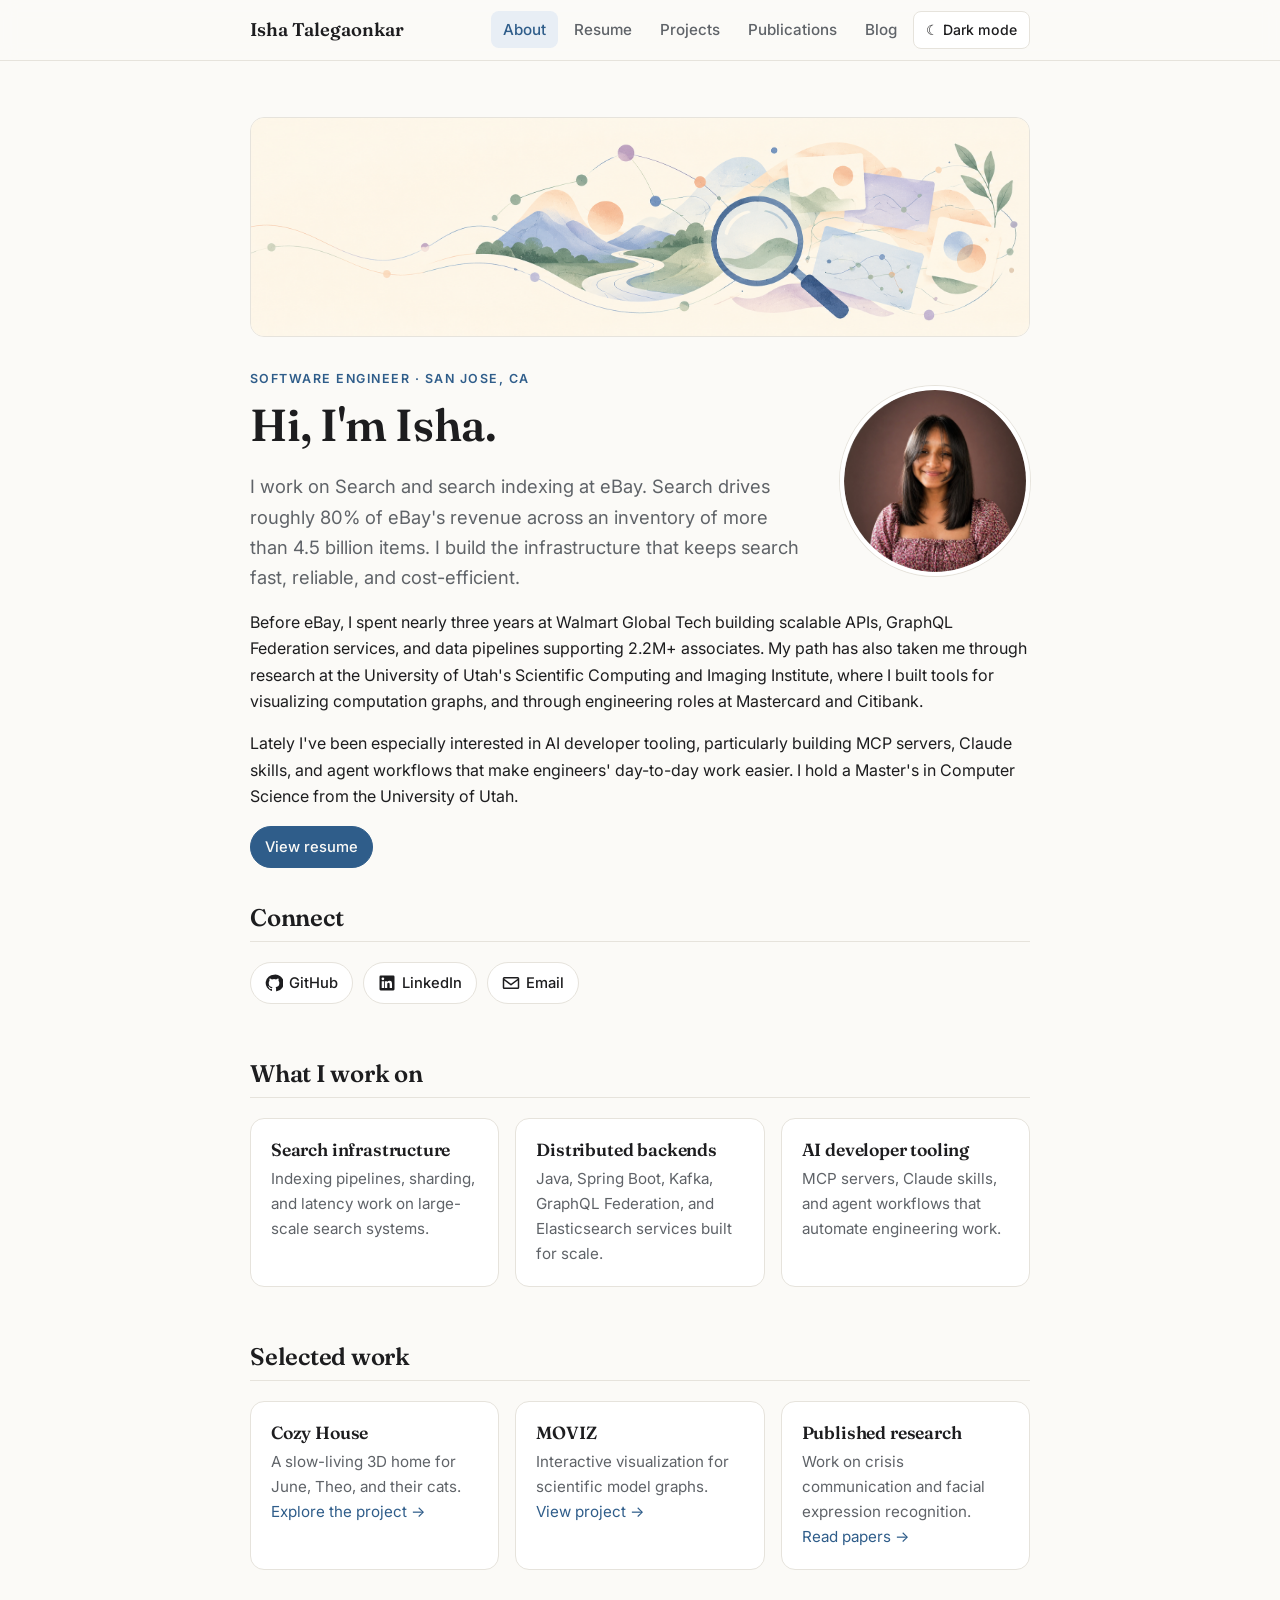
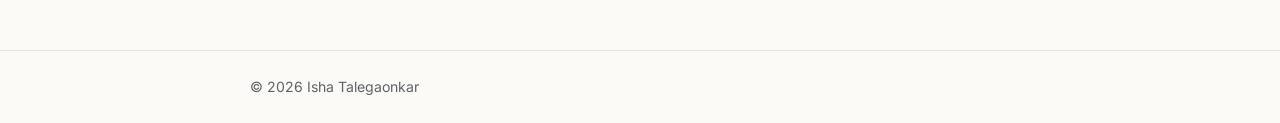
<file: index.html>
<!doctype html>
<html lang="en">
<head>
  <meta charset="utf-8">
  <meta name="viewport" content="width=device-width, initial-scale=1">
  <title>Isha Talegaonkar</title>
  <meta name="description" content="Isha Talegaonkar — Software Engineer working on search infrastructure, distributed systems, and AI developer tooling.">
  <link rel="preconnect" href="https://fonts.googleapis.com">
  <link rel="preconnect" href="https://fonts.gstatic.com" crossorigin>
  <link href="https://fonts.googleapis.com/css2?family=Fraunces:opsz,wght@9..144,600&family=Inter:wght@400;500;600&display=swap" rel="stylesheet">
  <script src="theme.js?v=1"></script>
  <link rel="stylesheet" href="style.css?v=11">
</head>
<body>
  <header class="site">
    <div class="container">
      <a class="brand" href="index.html">Isha Talegaonkar</a>
      <nav>
        <ul>
          <li><a class="active" href="index.html">About</a></li>
          <li><a href="resume.html">Resume</a></li>
          <li><a href="projects.html">Projects</a></li>
          <li><a href="publications.html">Publications</a></li>
          <li><a href="blog.html">Blog</a></li>
          <li><button class="theme-toggle" type="button" aria-label="Switch to dark mode" aria-pressed="false">☾ Dark mode</button></li>
        </ul>
      </nav>
    </div>
  </header>

  <main>
    <div class="container">
      <img class="header-art" src="assets/pastel-header.png" alt="Pastel illustration of connected paths, a landscape, and a magnifying glass" width="2159" height="728">
      <div class="intro-layout">
        <div class="hero">
          <span class="eyebrow">Software Engineer · San Jose, CA</span>
          <h1>Hi, I'm Isha.</h1>
          <p class="lede">
            I work on Search and search indexing at eBay. Search drives roughly 80% of eBay's revenue
            across an inventory of more than 4.5 billion items. I build the infrastructure that keeps
            search fast, reliable, and cost-efficient.
          </p>
        </div>
        <img class="profile-photo" src="assets/profile-photo.png" alt="Portrait of Isha Talegaonkar">
      </div>

      <p>
        Before eBay, I spent nearly three years at Walmart Global Tech building scalable APIs, GraphQL
        Federation services, and data pipelines supporting 2.2M+ associates. My path has also taken me
        through research at the University of Utah's Scientific Computing and Imaging Institute, where I
        built tools for visualizing computation graphs, and through engineering roles at Mastercard and Citibank.
      </p>
      <p>
        Lately I've been especially interested in AI developer tooling, particularly building MCP servers, Claude
        skills, and agent workflows that make engineers' day-to-day work easier. I hold a Master's in
        Computer Science from the University of Utah.
      </p>

      <p class="resume-link"><a class="btn primary" href="resume.html">View resume</a></p>

      <section class="social-section" aria-labelledby="connect-heading">
        <h2 id="connect-heading">Connect</h2>
        <ul class="links">
          <li><a class="btn" href="https://www.github.com/isha-talegaonkar" target="_blank" rel="noopener noreferrer">
            <svg class="social-icon" viewBox="0 0 24 24" aria-hidden="true" focusable="false"><path fill="currentColor" d="M12 .9a11.1 11.1 0 0 0-3.51 21.63c.55.1.76-.24.76-.54v-2.1c-3.09.67-3.74-1.31-3.74-1.31-.5-1.28-1.23-1.62-1.23-1.62-1.01-.69.08-.68.08-.68 1.12.08 1.71 1.15 1.71 1.15 1 .1.68 2.08 3.25 1.5.1-.72.39-1.21.71-1.49-2.47-.28-5.06-1.23-5.06-5.49 0-1.21.43-2.2 1.14-2.98-.11-.28-.5-1.41.11-2.94 0 0 .93-.3 3.05 1.14a10.6 10.6 0 0 1 5.55 0c2.12-1.44 3.05-1.14 3.05-1.14.61 1.53.22 2.66.11 2.94.71.78 1.14 1.77 1.14 2.98 0 4.27-2.6 5.2-5.08 5.48.4.35.75 1.02.75 2.06v3.06c0 .3.2.65.77.54A11.1 11.1 0 0 0 12 .9Z"/></svg>
            GitHub</a></li>
          <li><a class="btn" href="https://www.linkedin.com/in/isha-talegaonkar" target="_blank" rel="noopener noreferrer">
            <svg class="social-icon" viewBox="0 0 24 24" aria-hidden="true" focusable="false"><path fill="currentColor" d="M20.45 2H3.55A1.55 1.55 0 0 0 2 3.55v16.9A1.55 1.55 0 0 0 3.55 22h16.9A1.55 1.55 0 0 0 22 20.45V3.55A1.55 1.55 0 0 0 20.45 2ZM8.1 18.7H4.95V9.5H8.1v9.2ZM6.52 8.24a1.82 1.82 0 1 1 0-3.64 1.82 1.82 0 0 1 0 3.64ZM18.7 18.7h-3.15v-4.48c0-1.07-.02-2.45-1.49-2.45-1.49 0-1.72 1.17-1.72 2.37v4.56H9.2V9.5h3.02v1.26h.04a3.32 3.32 0 0 1 2.99-1.64c3.2 0 3.45 2.1 3.45 4.83v4.75Z"/></svg>
            LinkedIn</a></li>
          <li><a class="btn" href="mailto:talegaonkar.isha@gmail.com">
            <svg class="social-icon" viewBox="0 0 24 24" aria-hidden="true" focusable="false"><path fill="currentColor" d="M3 4h18a2 2 0 0 1 2 2v12a2 2 0 0 1-2 2H3a2 2 0 0 1-2-2V6a2 2 0 0 1 2-2Zm0 2v.3l9 6.75 9-6.75V6H3Zm18 2.8-8.4 6.3a1 1 0 0 1-1.2 0L3 8.8V18h18V8.8Z"/></svg>
            Email</a></li>
        </ul>
      </section>

      <h2>What I work on</h2>
      <div class="grid">
        <div class="card">
          <h3>Search infrastructure</h3>
          <p>Indexing pipelines, sharding, and latency work on large-scale search systems.</p>
        </div>
        <div class="card">
          <h3>Distributed backends</h3>
          <p>Java, Spring Boot, Kafka, GraphQL Federation, and Elasticsearch services built for scale.</p>
        </div>
        <div class="card">
          <h3>AI developer tooling</h3>
          <p>MCP servers, Claude skills, and agent workflows that automate engineering work.</p>
        </div>
      </div>

      <section aria-labelledby="selected-work-heading">
        <h2 id="selected-work-heading">Selected work</h2>
        <div class="grid">
          <div class="card">
            <h3>Cozy House</h3>
            <p>A slow-living 3D home for June, Theo, and their cats. <a href="projects.html#cozy-house">Explore the project →</a></p>
          </div>
          <div class="card">
            <h3>MOVIZ</h3>
            <p>Interactive visualization for scientific model graphs. <a href="projects.html#moviz">View project →</a></p>
          </div>
          <div class="card">
            <h3>Published research</h3>
            <p>Work on crisis communication and facial expression recognition. <a href="publications.html">Read papers →</a></p>
          </div>
        </div>
      </section>
    </div>
  </main>

  <footer class="site">
    <div class="container">© 2026 Isha Talegaonkar</div>
  </footer>
</body>
</html>
</file>
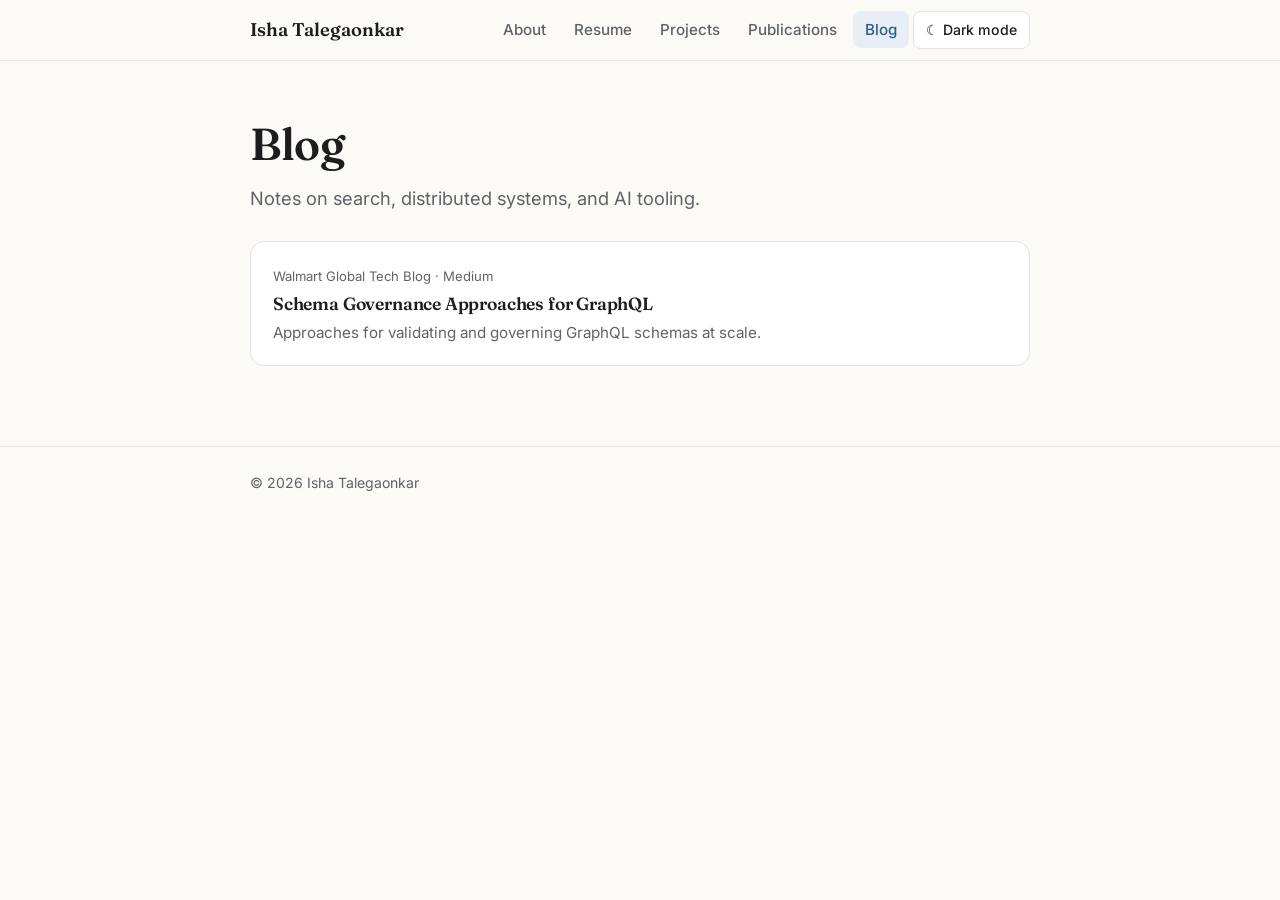
<file: blog.html>
<!doctype html>
<html lang="en">
<head>
  <meta charset="utf-8">
  <meta name="viewport" content="width=device-width, initial-scale=1">
  <title>Blog · Isha Talegaonkar</title>
  <link rel="preconnect" href="https://fonts.googleapis.com">
  <link rel="preconnect" href="https://fonts.gstatic.com" crossorigin>
  <link href="https://fonts.googleapis.com/css2?family=Fraunces:opsz,wght@9..144,600&family=Inter:wght@400;500;600&display=swap" rel="stylesheet">
  <script src="theme.js?v=1"></script>
  <link rel="stylesheet" href="style.css?v=11">
</head>
<body>
  <header class="site">
    <div class="container">
      <a class="brand" href="index.html">Isha Talegaonkar</a>
      <nav>
        <ul>
          <li><a href="index.html">About</a></li>
          <li><a href="resume.html">Resume</a></li>
          <li><a href="projects.html">Projects</a></li>
          <li><a href="publications.html">Publications</a></li>
          <li><a class="active" href="blog.html">Blog</a></li>
          <li><button class="theme-toggle" type="button" aria-label="Switch to dark mode" aria-pressed="false">☾ Dark mode</button></li>
        </ul>
      </nav>
    </div>
  </header>

  <main>
    <div class="container">
      <h1>Blog</h1>
      <p class="lede">Notes on search, distributed systems, and AI tooling.</p>

      <ul class="posts">
        <li>
          <a class="post" href="https://medium.com/walmartglobaltech/schema-governance-approaches-for-graphql-68eaf32a48c0" target="_blank" rel="noopener">
            <span class="post-meta">Walmart Global Tech Blog · Medium</span>
            <h3>Schema Governance Approaches for GraphQL</h3>
            <p>Approaches for validating and governing GraphQL schemas at scale.</p>
          </a>
        </li>
      </ul>
    </div>
  </main>

  <footer class="site">
    <div class="container">© 2026 Isha Talegaonkar</div>
  </footer>
</body>
</html>
</file>
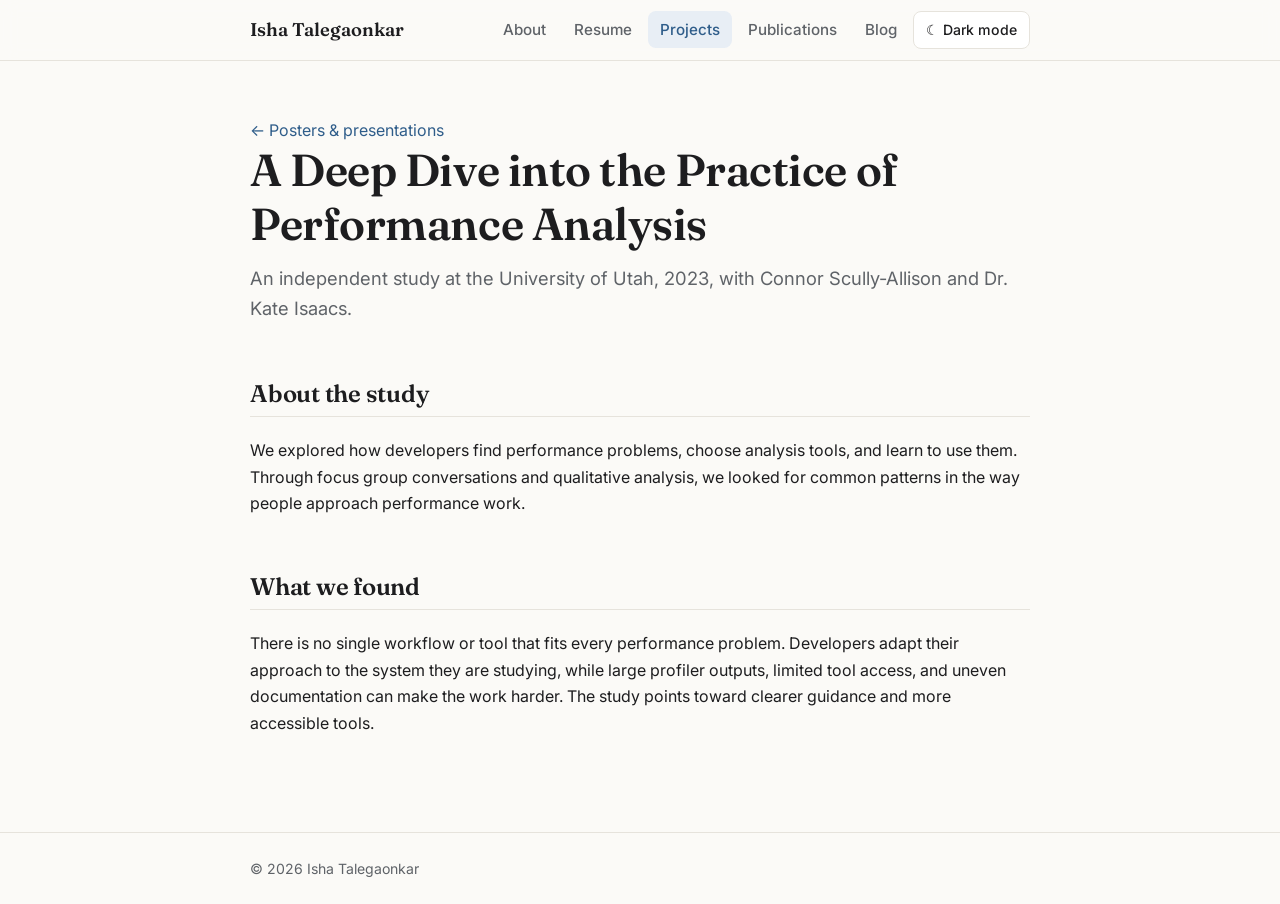
<file: performance-analysis.html>
<!doctype html>
<html lang="en">
<head>
  <meta charset="utf-8">
  <meta name="viewport" content="width=device-width, initial-scale=1">
  <title>Performance Analysis Study · Isha Talegaonkar</title>
  <meta name="description" content="An overview of Isha Talegaonkar's qualitative study of how developers practice performance analysis.">
  <link rel="preconnect" href="https://fonts.googleapis.com">
  <link rel="preconnect" href="https://fonts.gstatic.com" crossorigin>
  <link href="https://fonts.googleapis.com/css2?family=Fraunces:opsz,wght@9..144,600&family=Inter:wght@400;500;600&display=swap" rel="stylesheet">
  <script src="theme.js?v=1"></script>
  <link rel="stylesheet" href="style.css?v=11">
</head>
<body>
  <header class="site">
    <div class="container">
      <a class="brand" href="index.html">Isha Talegaonkar</a>
      <nav aria-label="Main navigation">
        <ul>
          <li><a href="index.html">About</a></li>
          <li><a href="resume.html">Resume</a></li>
          <li><a class="active" href="projects.html">Projects</a></li>
          <li><a href="publications.html">Publications</a></li>
          <li><a href="blog.html">Blog</a></li>
          <li><button class="theme-toggle" type="button" aria-label="Switch to dark mode" aria-pressed="false">☾ Dark mode</button></li>
        </ul>
      </nav>
    </div>
  </header>

  <main>
    <div class="container">
      <a href="publications.html#presentations">← Posters &amp; presentations</a>
      <h1>A Deep Dive into the Practice of Performance Analysis</h1>
      <p class="lede">An independent study at the University of Utah, 2023, with Connor Scully-Allison and Dr. Kate Isaacs.</p>

      <section aria-labelledby="about-heading">
        <h2 id="about-heading">About the study</h2>
        <p>We explored how developers find performance problems, choose analysis tools, and learn to use them. Through focus group conversations and qualitative analysis, we looked for common patterns in the way people approach performance work.</p>
      </section>

      <section aria-labelledby="findings-heading">
        <h2 id="findings-heading">What we found</h2>
        <p>There is no single workflow or tool that fits every performance problem. Developers adapt their approach to the system they are studying, while large profiler outputs, limited tool access, and uneven documentation can make the work harder. The study points toward clearer guidance and more accessible tools.</p>
      </section>
    </div>
  </main>

  <footer class="site"><div class="container">© 2026 Isha Talegaonkar</div></footer>
</body>
</html>
</file>
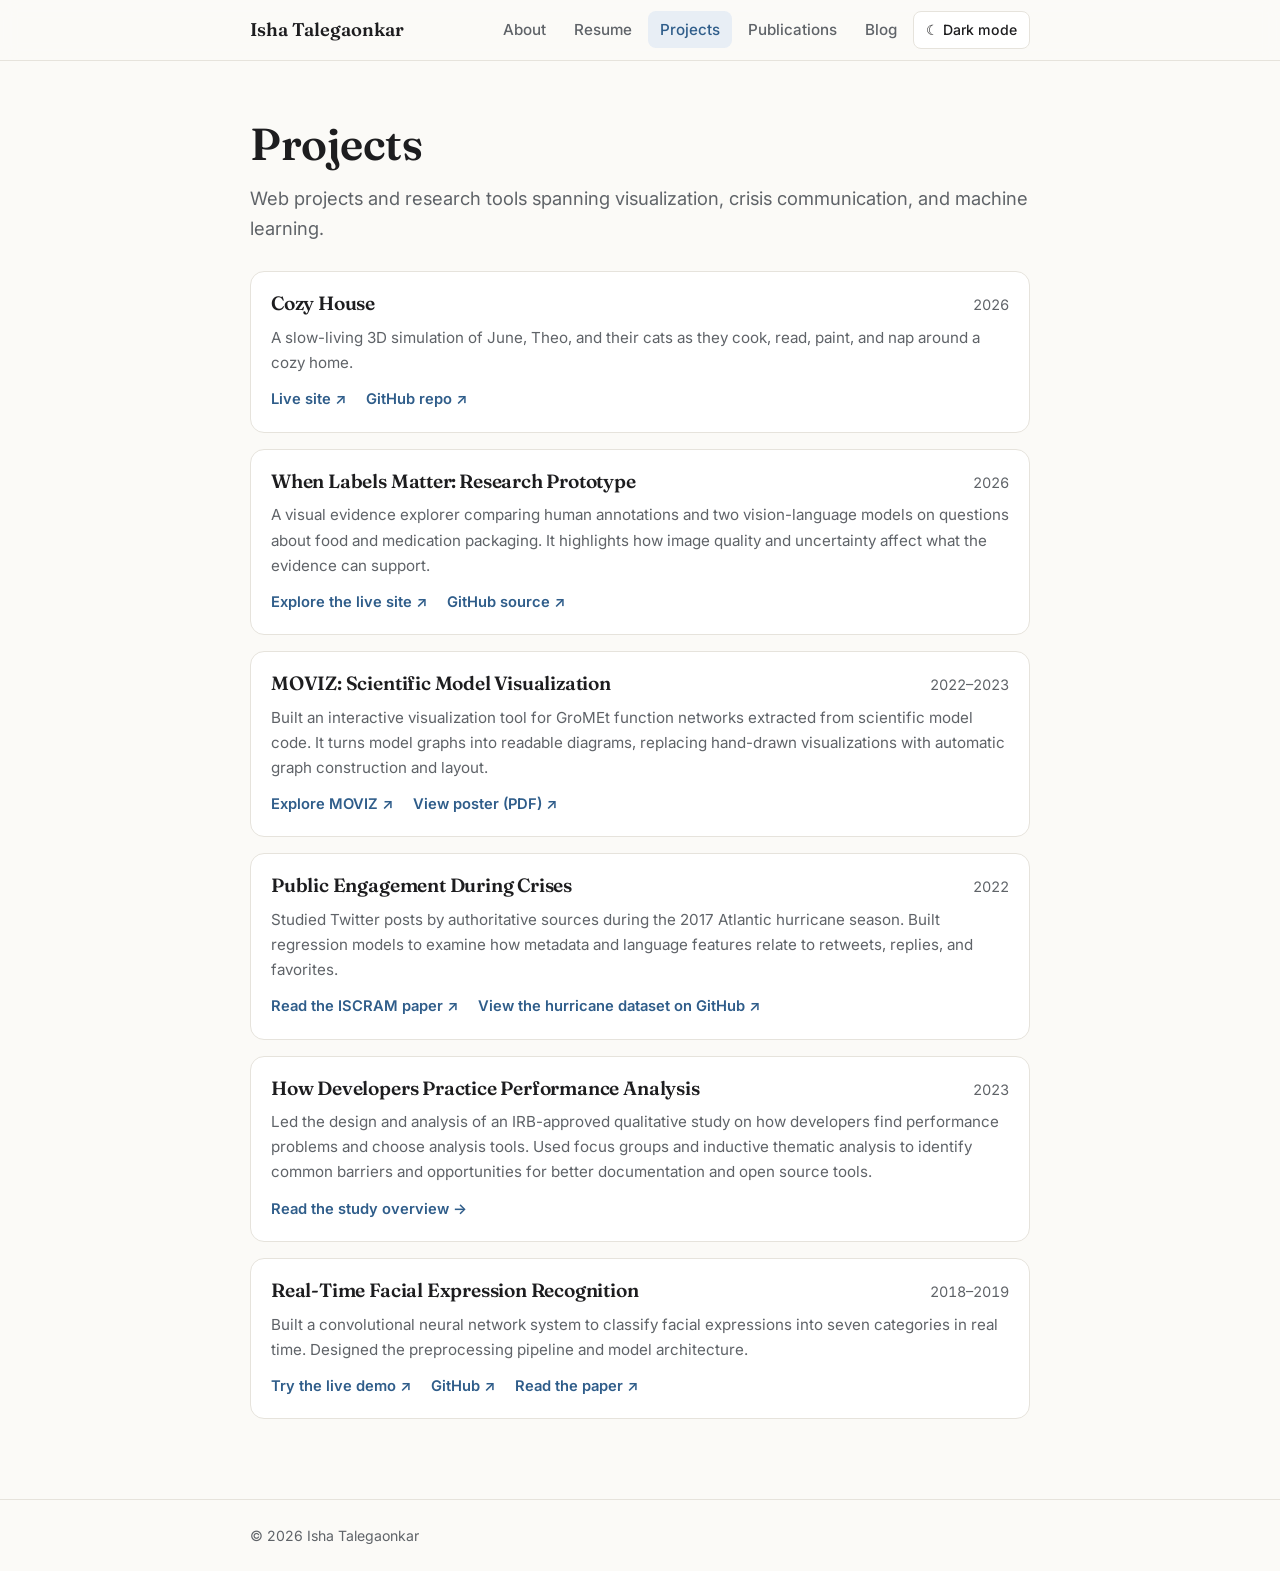
<file: projects.html>
<!doctype html>
<html lang="en">
<head>
  <meta charset="utf-8">
  <meta name="viewport" content="width=device-width, initial-scale=1">
  <title>Projects · Isha Talegaonkar</title>
  <meta name="description" content="Projects by Isha Talegaonkar in web development, scientific visualization, crisis informatics, and machine learning.">
  <link rel="preconnect" href="https://fonts.googleapis.com">
  <link rel="preconnect" href="https://fonts.gstatic.com" crossorigin>
  <link href="https://fonts.googleapis.com/css2?family=Fraunces:opsz,wght@9..144,600&family=Inter:wght@400;500;600&display=swap" rel="stylesheet">
  <script src="theme.js?v=1"></script>
  <link rel="stylesheet" href="style.css?v=11">
</head>
<body>
  <header class="site">
    <div class="container">
      <a class="brand" href="index.html">Isha Talegaonkar</a>
      <nav aria-label="Main navigation">
        <ul>
          <li><a href="index.html">About</a></li>
          <li><a href="resume.html">Resume</a></li>
          <li><a class="active" aria-current="page" href="projects.html">Projects</a></li>
          <li><a href="publications.html">Publications</a></li>
          <li><a href="blog.html">Blog</a></li>
          <li><button class="theme-toggle" type="button" aria-label="Switch to dark mode" aria-pressed="false">☾ Dark mode</button></li>
        </ul>
      </nav>
    </div>
  </header>

  <main>
    <div class="container">
      <h1>Projects</h1>
      <p class="lede">Web projects and research tools spanning visualization, crisis communication, and machine learning.</p>

      <div class="project-list">
        <article class="card project" id="cozy-house">
          <div class="project-head"><h2>Cozy House</h2><span class="date">2026</span></div>
          <p>A slow-living 3D simulation of June, Theo, and their cats as they cook, read, paint, and nap around a cozy home.</p>
          <div class="project-links">
            <a href="https://isha-talegaonkar.github.io/cozy-house/" target="_blank" rel="noopener noreferrer">Live site ↗</a>
            <a href="https://github.com/isha-talegaonkar/cozy-house" target="_blank" rel="noopener noreferrer">GitHub repo ↗</a>
          </div>
        </article>

        <article class="card project" id="when-labels-matter">
          <div class="project-head"><h2>When Labels Matter: Research Prototype</h2><span class="date">2026</span></div>
          <p>A visual evidence explorer comparing human annotations and two vision-language models on questions about food and medication packaging. It highlights how image quality and uncertainty affect what the evidence can support.</p>
          <div class="project-links">
            <a href="https://isha-talegaonkar.github.io/when-labels-matter-site/#story" target="_blank" rel="noopener noreferrer">Explore the live site ↗</a>
            <a href="https://github.com/isha-talegaonkar/when-labels-matter-site" target="_blank" rel="noopener noreferrer">GitHub source ↗</a>
          </div>
        </article>

        <article class="card project" id="moviz">
          <div class="project-head"><h2>MOVIZ: Scientific Model Visualization</h2><span class="date">2022–2023</span></div>
          <p>Built an interactive visualization tool for GroMEt function networks extracted from scientific model code. It turns model graphs into readable diagrams, replacing hand-drawn visualizations with automatic graph construction and layout.</p>
          <div class="project-links">
            <a href="https://ml4ai.github.io/moviz-client/" target="_blank" rel="noopener noreferrer">Explore MOVIZ ↗</a>
            <a href="assets/moviz-poster.pdf" target="_blank" rel="noopener noreferrer">View poster (PDF) ↗</a>
          </div>
        </article>

        <article class="card project" id="crisis-engagement">
          <div class="project-head"><h2>Public Engagement During Crises</h2><span class="date">2022</span></div>
          <p>Studied Twitter posts by authoritative sources during the 2017 Atlantic hurricane season. Built regression models to examine how metadata and language features relate to retweets, replies, and favorites.</p>
          <div class="project-links">
            <a href="https://idl.iscram.org/files/nurollahian/2023/2540_Nurollahian_etal2023.pdf" target="_blank" rel="noopener noreferrer">Read the ISCRAM paper ↗</a>
            <a href="https://github.com/isha-talegaonkar/hurricane-dataset" target="_blank" rel="noopener noreferrer">View the hurricane dataset on GitHub ↗</a>
          </div>
        </article>

        <article class="card project" id="performance-analysis">
          <div class="project-head"><h2>How Developers Practice Performance Analysis</h2><span class="date">2023</span></div>
          <p>Led the design and analysis of an IRB-approved qualitative study on how developers find performance problems and choose analysis tools. Used focus groups and inductive thematic analysis to identify common barriers and opportunities for better documentation and open source tools.</p>
          <div class="project-links"><a href="performance-analysis.html">Read the study overview →</a></div>
        </article>

        <article class="card project" id="facial-expression-recognition">
          <div class="project-head"><h2>Real-Time Facial Expression Recognition</h2><span class="date">2018–2019</span></div>
          <p>Built a convolutional neural network system to classify facial expressions into seven categories in real time. Designed the preprocessing pipeline and model architecture.</p>
          <div class="project-links"><a href="https://isha-talegaonkar.github.io/facial-expression-recognition/" target="_blank" rel="noopener noreferrer">Try the live demo ↗</a><a href="https://github.com/isha-talegaonkar/facial-expression-recognition" target="_blank" rel="noopener noreferrer">GitHub ↗</a><a href="https://papers.ssrn.com/sol3/papers.cfm?abstract_id=3421486" target="_blank" rel="noopener noreferrer">Read the paper ↗</a></div>
        </article>
      </div>
    </div>
  </main>

  <footer class="site"><div class="container">© 2026 Isha Talegaonkar</div></footer>
</body>
</html>
</file>
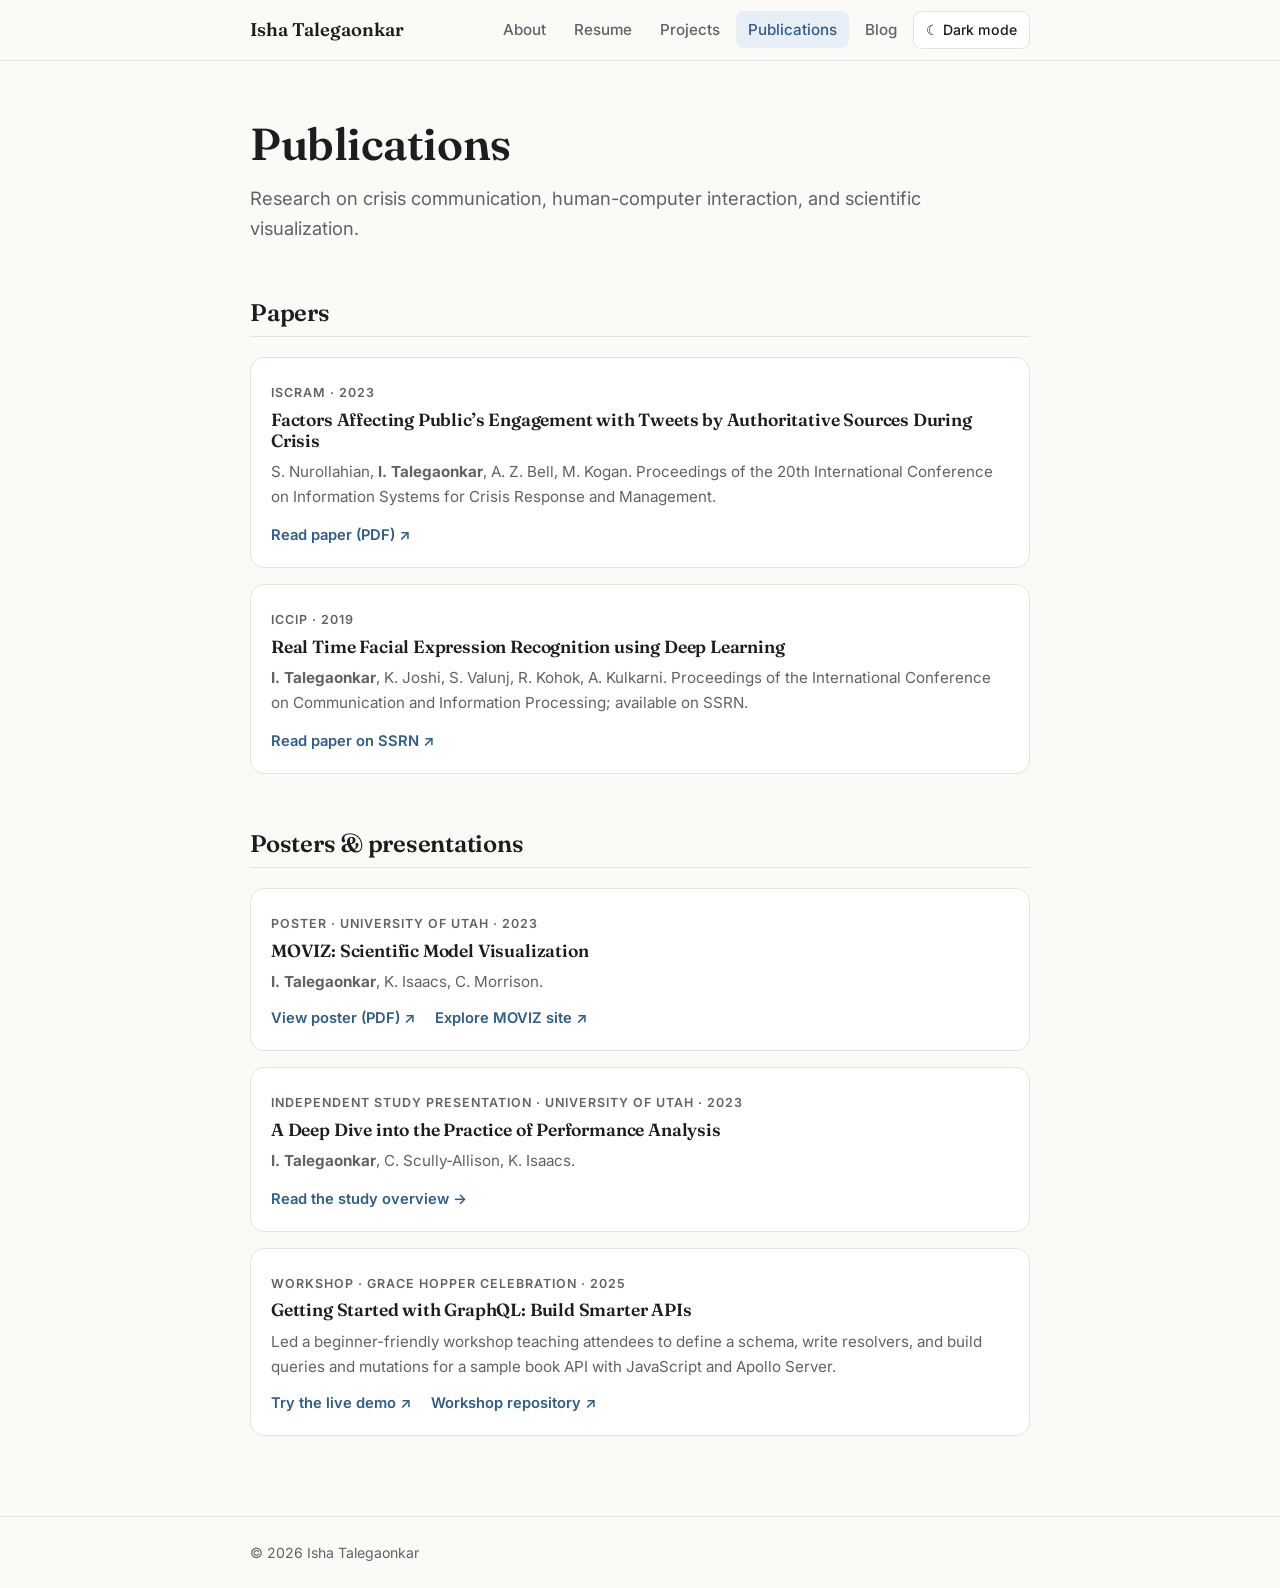
<file: publications.html>
<!doctype html>
<html lang="en">
<head>
  <meta charset="utf-8">
  <meta name="viewport" content="width=device-width, initial-scale=1">
  <title>Publications · Isha Talegaonkar</title>
  <meta name="description" content="Research publications, posters, and presentations by Isha Talegaonkar.">
  <link rel="preconnect" href="https://fonts.googleapis.com">
  <link rel="preconnect" href="https://fonts.gstatic.com" crossorigin>
  <link href="https://fonts.googleapis.com/css2?family=Fraunces:opsz,wght@9..144,600&family=Inter:wght@400;500;600&display=swap" rel="stylesheet">
  <script src="theme.js?v=1"></script>
  <link rel="stylesheet" href="style.css?v=11">
</head>
<body>
  <header class="site">
    <div class="container">
      <a class="brand" href="index.html">Isha Talegaonkar</a>
      <nav aria-label="Main navigation">
        <ul>
          <li><a href="index.html">About</a></li>
          <li><a href="resume.html">Resume</a></li>
          <li><a href="projects.html">Projects</a></li>
          <li><a class="active" aria-current="page" href="publications.html">Publications</a></li>
          <li><a href="blog.html">Blog</a></li>
          <li><button class="theme-toggle" type="button" aria-label="Switch to dark mode" aria-pressed="false">☾ Dark mode</button></li>
        </ul>
      </nav>
    </div>
  </header>

  <main>
    <div class="container">
      <h1>Publications</h1>
      <p class="lede">Research on crisis communication, human-computer interaction, and scientific visualization.</p>

      <section aria-labelledby="papers-heading">
        <h2 id="papers-heading">Papers</h2>
        <ol class="publication-list">
          <li class="card publication">
            <span class="publication-meta">ISCRAM · 2023</span>
            <h3>Factors Affecting Public’s Engagement with Tweets by Authoritative Sources During Crisis</h3>
            <p>S. Nurollahian, <strong>I. Talegaonkar</strong>, A. Z. Bell, M. Kogan. Proceedings of the 20th International Conference on Information Systems for Crisis Response and Management.</p>
            <a href="https://idl.iscram.org/files/nurollahian/2023/2540_Nurollahian_etal2023.pdf" target="_blank" rel="noopener noreferrer">Read paper (PDF) ↗</a>
          </li>
          <li class="card publication">
            <span class="publication-meta">ICCIP · 2019</span>
            <h3>Real Time Facial Expression Recognition using Deep Learning</h3>
            <p><strong>I. Talegaonkar</strong>, K. Joshi, S. Valunj, R. Kohok, A. Kulkarni. Proceedings of the International Conference on Communication and Information Processing; available on SSRN.</p>
            <a href="https://papers.ssrn.com/sol3/papers.cfm?abstract_id=3421486" target="_blank" rel="noopener noreferrer">Read paper on SSRN ↗</a>
          </li>
        </ol>
      </section>

      <section id="presentations" aria-labelledby="presentations-heading">
        <h2 id="presentations-heading">Posters &amp; presentations</h2>
        <ul class="publication-list">
          <li class="card publication">
            <span class="publication-meta">Poster · University of Utah · 2023</span>
            <h3>MOVIZ: Scientific Model Visualization</h3>
            <p><strong>I. Talegaonkar</strong>, K. Isaacs, C. Morrison.</p>
            <div class="project-links">
              <a href="assets/moviz-poster.pdf" target="_blank" rel="noopener noreferrer">View poster (PDF) ↗</a>
              <a href="https://ml4ai.github.io/moviz-client/" target="_blank" rel="noopener noreferrer">Explore MOVIZ site ↗</a>
            </div>
          </li>
          <li class="card publication">
            <span class="publication-meta">Independent study presentation · University of Utah · 2023</span>
            <h3>A Deep Dive into the Practice of Performance Analysis</h3>
            <p><strong>I. Talegaonkar</strong>, C. Scully-Allison, K. Isaacs.</p>
            <a href="performance-analysis.html">Read the study overview →</a>
          </li>
          <li class="card publication">
            <span class="publication-meta">Workshop · Grace Hopper Celebration · 2025</span>
            <h3>Getting Started with GraphQL: Build Smarter APIs</h3>
            <p>Led a beginner-friendly workshop teaching attendees to define a schema, write resolvers, and build queries and mutations for a sample book API with JavaScript and Apollo Server.</p>
            <div class="project-links"><a href="https://isha-talegaonkar.github.io/graphql-workshop/" target="_blank" rel="noopener noreferrer">Try the live demo ↗</a><a href="https://github.com/isha-talegaonkar/graphql-workshop" target="_blank" rel="noopener noreferrer">Workshop repository ↗</a></div>
          </li>
        </ul>
      </section>
    </div>
  </main>

  <footer class="site"><div class="container">© 2026 Isha Talegaonkar</div></footer>
</body>
</html>
</file>
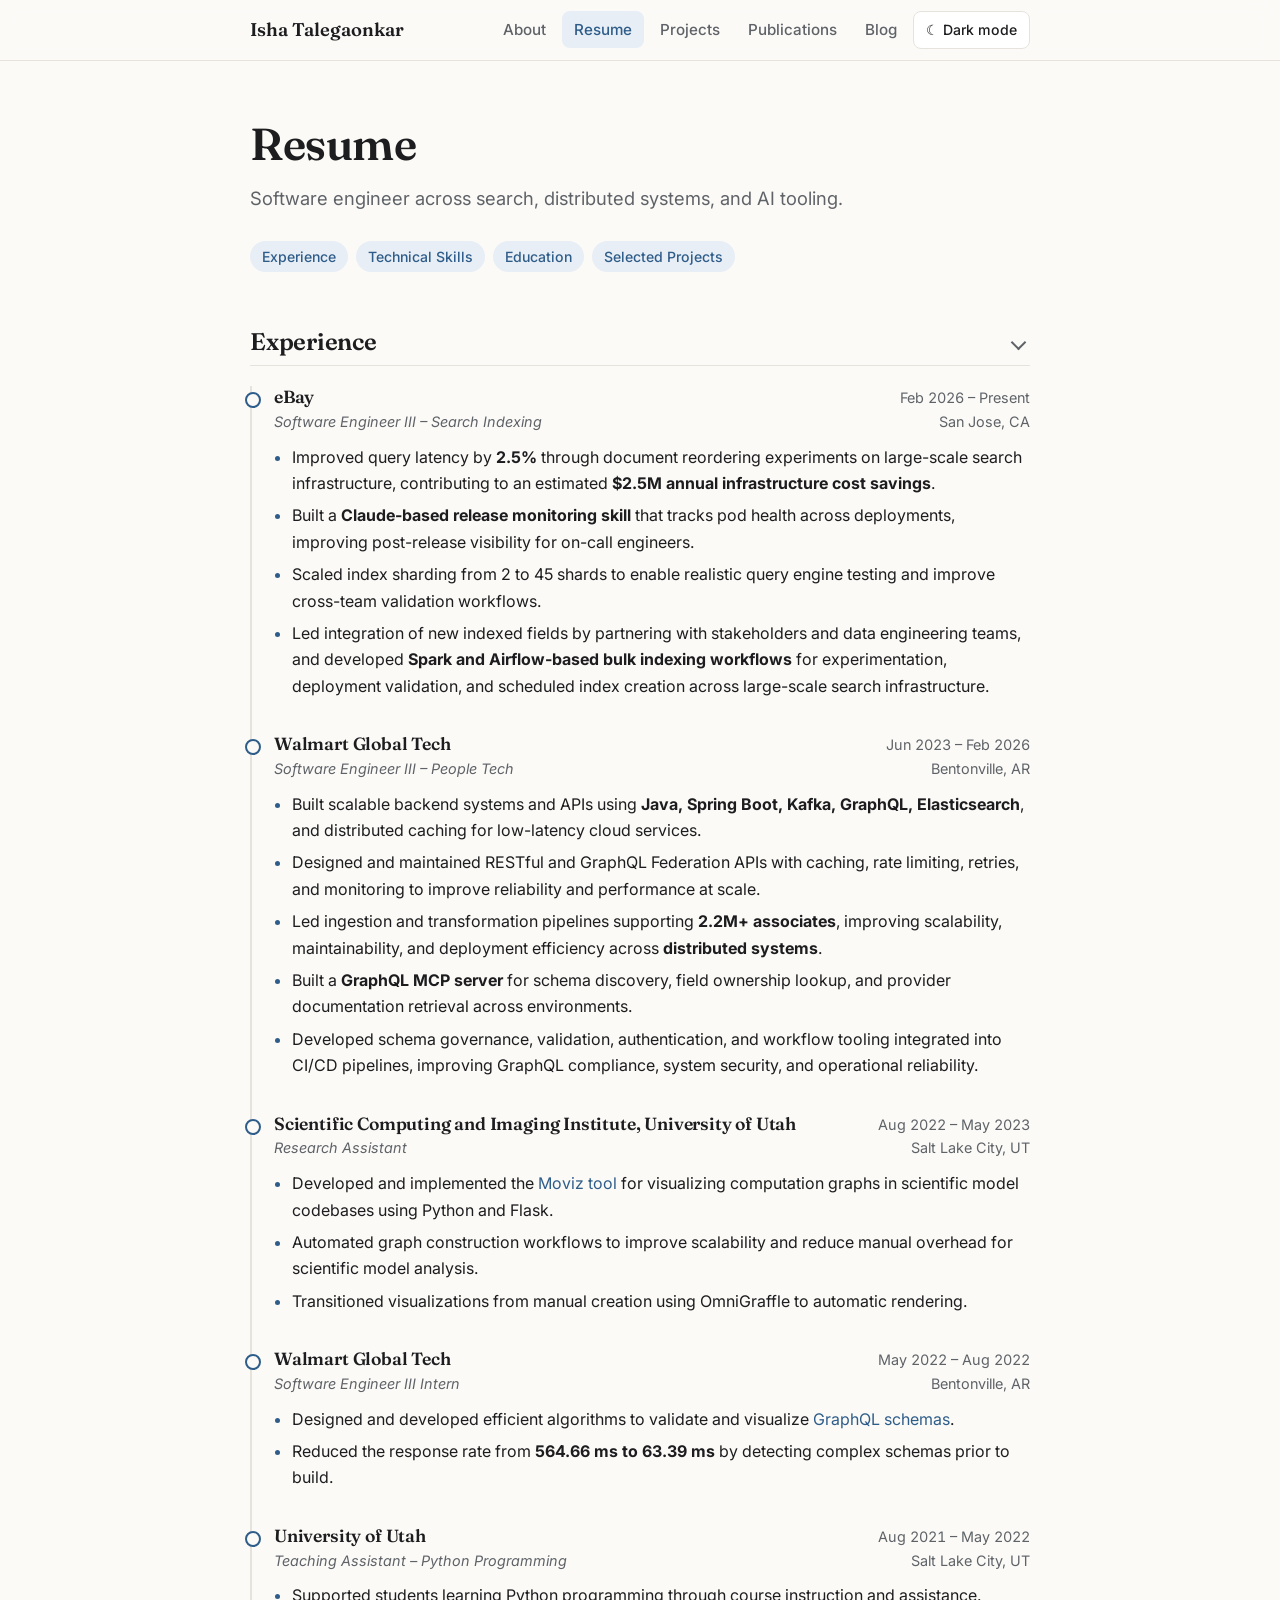
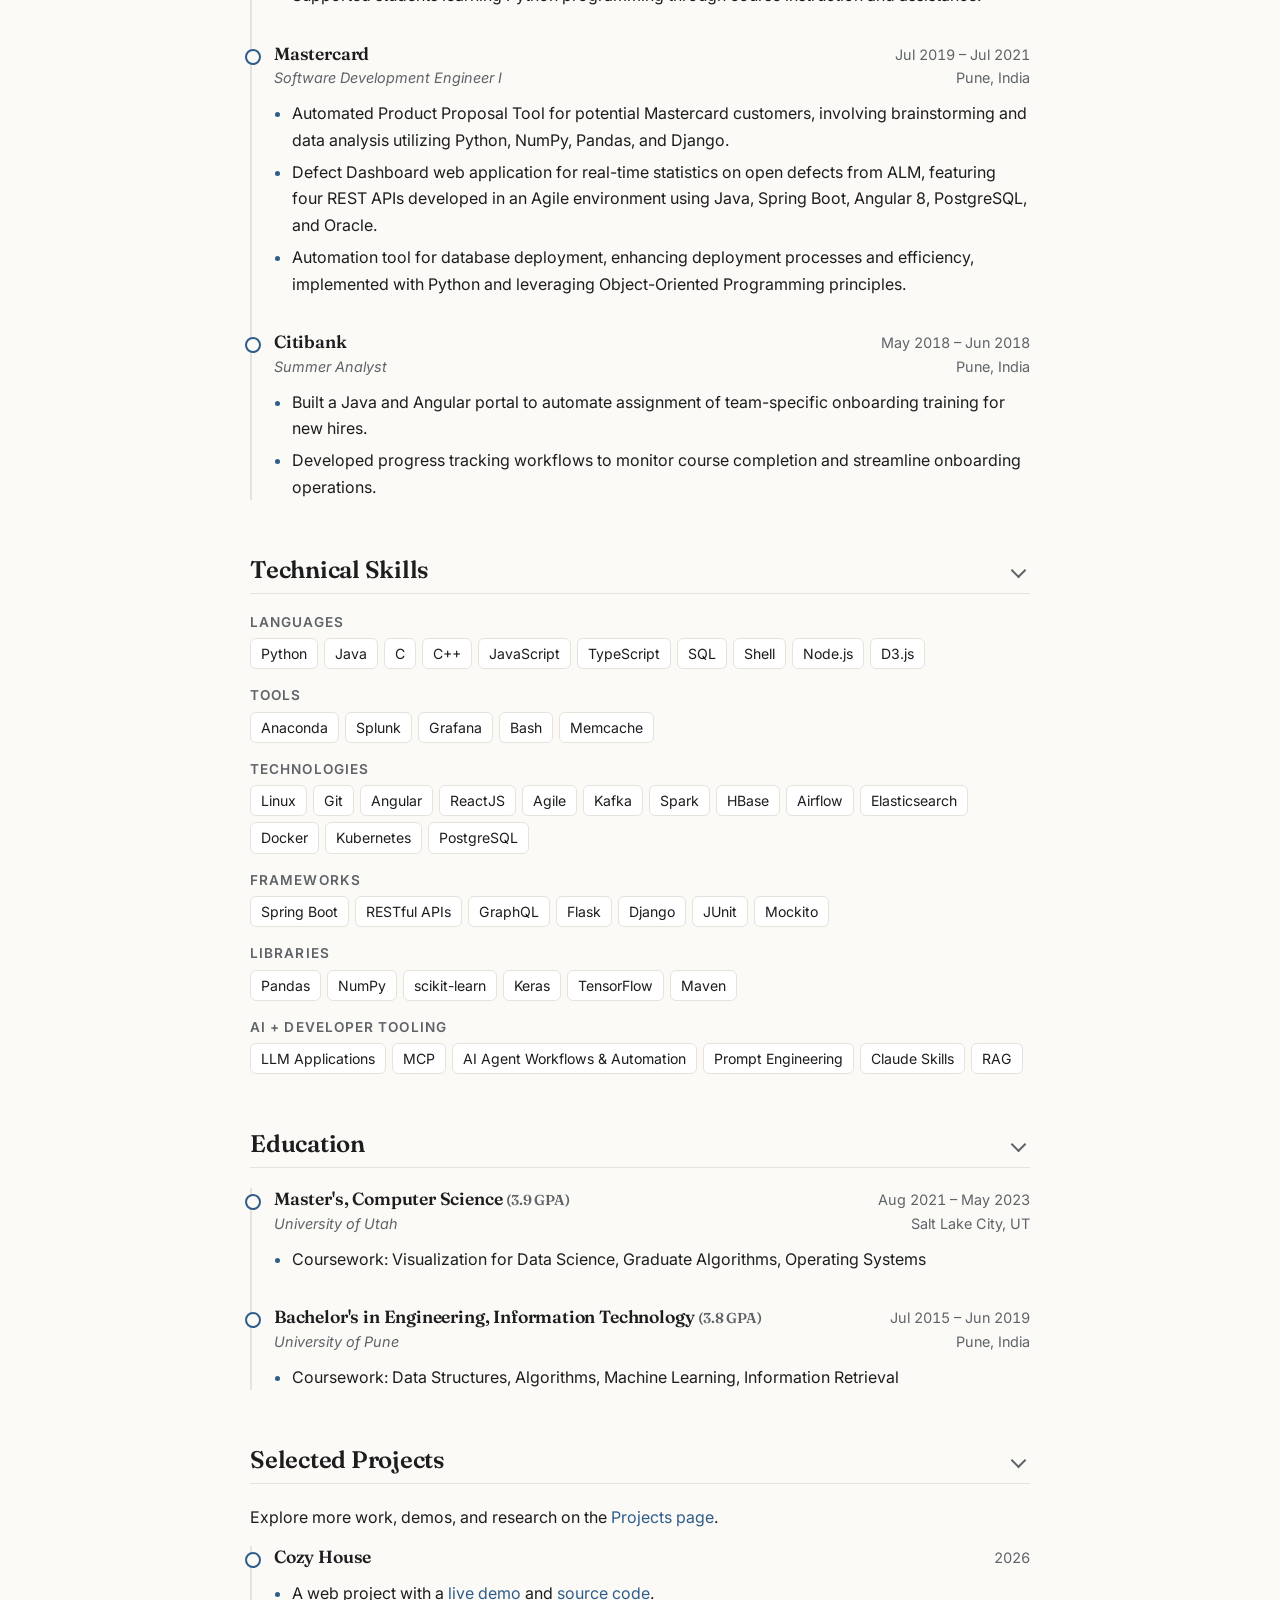
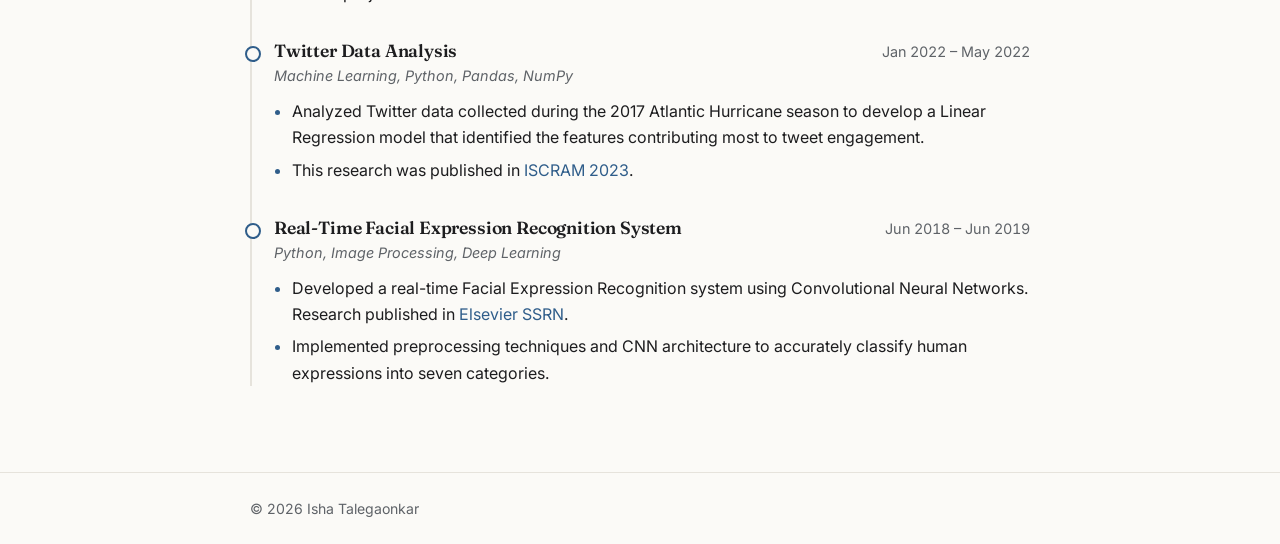
<file: resume.html>
<!doctype html>
<html lang="en">
<head>
  <meta charset="utf-8">
  <meta name="viewport" content="width=device-width, initial-scale=1">
  <title>Resume · Isha Talegaonkar</title>
  <link rel="preconnect" href="https://fonts.googleapis.com">
  <link rel="preconnect" href="https://fonts.gstatic.com" crossorigin>
  <link href="https://fonts.googleapis.com/css2?family=Fraunces:opsz,wght@9..144,600&family=Inter:wght@400;500;600&display=swap" rel="stylesheet">
  <script src="theme.js?v=1"></script>
  <link rel="stylesheet" href="style.css?v=11">
</head>
<body>
  <header class="site">
    <div class="container">
      <a class="brand" href="index.html">Isha Talegaonkar</a>
      <nav>
        <ul>
          <li><a href="index.html">About</a></li>
          <li><a class="active" href="resume.html">Resume</a></li>
          <li><a href="projects.html">Projects</a></li>
          <li><a href="publications.html">Publications</a></li>
          <li><a href="blog.html">Blog</a></li>
          <li><button class="theme-toggle" type="button" aria-label="Switch to dark mode" aria-pressed="false">☾ Dark mode</button></li>
        </ul>
      </nav>
    </div>
  </header>

  <main>
    <div class="container">
      <h1>Resume</h1>
      <p class="lede">Software engineer across search, distributed systems, and AI tooling.</p>

      <ul class="toc">
        <li><a href="#experience">Experience</a></li>
        <li><a href="#skills">Technical Skills</a></li>
        <li><a href="#education">Education</a></li>
        <li><a href="#projects">Selected Projects</a></li>
      </ul>

      <!-- ================= Experience ================= -->
      <details class="section" id="experience" open>
        <summary><h2>Experience</h2></summary>

        <div class="entry">
          <div class="entry-head">
            <h3>eBay</h3>
            <span class="date">Feb 2026 – Present</span>
          </div>
          <div class="entry-head meta">
            <span class="role">Software Engineer III – Search Indexing</span>
            <span>San Jose, CA</span>
          </div>
          <ul>
            <li>Improved query latency by <strong>2.5%</strong> through document reordering experiments on large-scale search infrastructure, contributing to an estimated <strong>$2.5M annual infrastructure cost savings</strong>.</li>
            <li>Built a <strong>Claude-based release monitoring skill</strong> that tracks pod health across deployments, improving post-release visibility for on-call engineers.</li>
            <li>Scaled index sharding from 2 to 45 shards to enable realistic query engine testing and improve cross-team validation workflows.</li>
            <li>Led integration of new indexed fields by partnering with stakeholders and data engineering teams, and developed <strong>Spark and Airflow-based bulk indexing workflows</strong> for experimentation, deployment validation, and scheduled index creation across large-scale search infrastructure.</li>
          </ul>
        </div>

        <div class="entry">
          <div class="entry-head">
            <h3>Walmart Global Tech</h3>
            <span class="date">Jun 2023 – Feb 2026</span>
          </div>
          <div class="entry-head meta">
            <span class="role">Software Engineer III – People Tech</span>
            <span>Bentonville, AR</span>
          </div>
          <ul>
            <li>Built scalable backend systems and APIs using <strong>Java, Spring Boot, Kafka, GraphQL, Elasticsearch</strong>, and distributed caching for low-latency cloud services.</li>
            <li>Designed and maintained RESTful and GraphQL Federation APIs with caching, rate limiting, retries, and monitoring to improve reliability and performance at scale.</li>
            <li>Led ingestion and transformation pipelines supporting <strong>2.2M+ associates</strong>, improving scalability, maintainability, and deployment efficiency across <strong>distributed systems</strong>.</li>
            <li>Built a <strong>GraphQL MCP server</strong> for schema discovery, field ownership lookup, and provider documentation retrieval across environments.</li>
            <li>Developed schema governance, validation, authentication, and workflow tooling integrated into CI/CD pipelines, improving GraphQL compliance, system security, and operational reliability.</li>
          </ul>
        </div>

        <div class="entry">
          <div class="entry-head">
            <h3>Scientific Computing and Imaging Institute, University of Utah</h3>
            <span class="date">Aug 2022 – May 2023</span>
          </div>
          <div class="entry-head meta">
            <span class="role">Research Assistant</span>
            <span>Salt Lake City, UT</span>
          </div>
          <ul>
            <li>Developed and implemented the <a href="https://ml4ai.github.io/moviz-client/" target="_blank" rel="noopener">Moviz tool</a> for visualizing computation graphs in scientific model codebases using Python and Flask.</li>
            <li>Automated graph construction workflows to improve scalability and reduce manual overhead for scientific model analysis.</li>
            <li>Transitioned visualizations from manual creation using OmniGraffle to automatic rendering.</li>
          </ul>
        </div>

        <div class="entry">
          <div class="entry-head">
            <h3>Walmart Global Tech</h3>
            <span class="date">May 2022 – Aug 2022</span>
          </div>
          <div class="entry-head meta">
            <span class="role">Software Engineer III Intern</span>
            <span>Bentonville, AR</span>
          </div>
          <ul>
            <li>Designed and developed efficient algorithms to validate and visualize <a href="https://medium.com/walmartglobaltech/schema-governance-approaches-for-graphql-68eaf32a48c0" target="_blank" rel="noopener">GraphQL schemas</a>.</li>
            <li>Reduced the response rate from <strong>564.66 ms to 63.39 ms</strong> by detecting complex schemas prior to build.</li>
          </ul>
        </div>

        <div class="entry">
          <div class="entry-head">
            <h3>University of Utah</h3>
            <span class="date">Aug 2021 – May 2022</span>
          </div>
          <div class="entry-head meta">
            <span class="role">Teaching Assistant – Python Programming</span>
            <span>Salt Lake City, UT</span>
          </div>
          <ul>
            <li>Supported students learning Python programming through course instruction and assistance.</li>
          </ul>
        </div>

        <div class="entry">
          <div class="entry-head">
            <h3>Mastercard</h3>
            <span class="date">Jul 2019 – Jul 2021</span>
          </div>
          <div class="entry-head meta">
            <span class="role">Software Development Engineer I</span>
            <span>Pune, India</span>
          </div>
          <ul>
            <li>Automated Product Proposal Tool for potential Mastercard customers, involving brainstorming and data analysis utilizing Python, NumPy, Pandas, and Django.</li>
            <li>Defect Dashboard web application for real-time statistics on open defects from ALM, featuring four REST APIs developed in an Agile environment using Java, Spring Boot, Angular 8, PostgreSQL, and Oracle.</li>
            <li>Automation tool for database deployment, enhancing deployment processes and efficiency, implemented with Python and leveraging Object-Oriented Programming principles.</li>
          </ul>
        </div>

        <div class="entry">
          <div class="entry-head">
            <h3>Citibank</h3>
            <span class="date">May 2018 – Jun 2018</span>
          </div>
          <div class="entry-head meta">
            <span class="role">Summer Analyst</span>
            <span>Pune, India</span>
          </div>
          <ul>
            <li>Built a Java and Angular portal to automate assignment of team-specific onboarding training for new hires.</li>
            <li>Developed progress tracking workflows to monitor course completion and streamline onboarding operations.</li>
          </ul>
        </div>
      </details>

      <!-- ================= Skills ================= -->
      <details class="section" id="skills" open>
        <summary><h2>Technical Skills</h2></summary>
        <div class="skills">
          <div>
            <h3>Languages</h3>
            <ul class="tags">
              <li>Python</li><li>Java</li><li>C</li><li>C++</li><li>JavaScript</li><li>TypeScript</li><li>SQL</li><li>Shell</li><li>Node.js</li><li>D3.js</li>
            </ul>
          </div>
          <div>
            <h3>Tools</h3>
            <ul class="tags">
              <li>Anaconda</li><li>Splunk</li><li>Grafana</li><li>Bash</li><li>Memcache</li>
            </ul>
          </div>
          <div>
            <h3>Technologies</h3>
            <ul class="tags">
              <li>Linux</li><li>Git</li><li>Angular</li><li>ReactJS</li><li>Agile</li><li>Kafka</li><li>Spark</li><li>HBase</li><li>Airflow</li><li>Elasticsearch</li><li>Docker</li><li>Kubernetes</li><li>PostgreSQL</li>
            </ul>
          </div>
          <div>
            <h3>Frameworks</h3>
            <ul class="tags">
              <li>Spring Boot</li><li>RESTful APIs</li><li>GraphQL</li><li>Flask</li><li>Django</li><li>JUnit</li><li>Mockito</li>
            </ul>
          </div>
          <div>
            <h3>Libraries</h3>
            <ul class="tags">
              <li>Pandas</li><li>NumPy</li><li>scikit-learn</li><li>Keras</li><li>TensorFlow</li><li>Maven</li>
            </ul>
          </div>
          <div>
            <h3>AI + Developer Tooling</h3>
            <ul class="tags">
              <li>LLM Applications</li><li>MCP</li><li>AI Agent Workflows &amp; Automation</li><li>Prompt Engineering</li><li>Claude Skills</li><li>RAG</li>
            </ul>
          </div>
        </div>
      </details>

      <!-- ================= Education ================= -->
      <details class="section" id="education" open>
        <summary><h2>Education</h2></summary>

        <div class="entry">
          <div class="entry-head">
            <h3>Master's, Computer Science <span class="meta">(3.9 GPA)</span></h3>
            <span class="date">Aug 2021 – May 2023</span>
          </div>
          <div class="entry-head meta">
            <span class="role">University of Utah</span>
            <span>Salt Lake City, UT</span>
          </div>
          <ul>
            <li>Coursework: Visualization for Data Science, Graduate Algorithms, Operating Systems</li>
          </ul>
        </div>

        <div class="entry">
          <div class="entry-head">
            <h3>Bachelor's in Engineering, Information Technology <span class="meta">(3.8 GPA)</span></h3>
            <span class="date">Jul 2015 – Jun 2019</span>
          </div>
          <div class="entry-head meta">
            <span class="role">University of Pune</span>
            <span>Pune, India</span>
          </div>
          <ul>
            <li>Coursework: Data Structures, Algorithms, Machine Learning, Information Retrieval</li>
          </ul>
        </div>
      </details>

      <!-- ================= Projects ================= -->
      <details class="section" id="projects" open>
        <summary><h2>Selected Projects</h2></summary>

        <p>Explore more work, demos, and research on the <a href="projects.html">Projects page</a>.</p>

        <div class="entry">
          <div class="entry-head">
            <h3>Cozy House</h3>
            <span class="date">2026</span>
          </div>
          <ul>
            <li>A web project with a <a href="https://isha-talegaonkar.github.io/cozy-house/" target="_blank" rel="noopener noreferrer">live demo</a> and <a href="https://github.com/isha-talegaonkar/cozy-house" target="_blank" rel="noopener noreferrer">source code</a>.</li>
          </ul>
        </div>

        <div class="entry">
          <div class="entry-head">
            <h3>Twitter Data Analysis</h3>
            <span class="date">Jan 2022 – May 2022</span>
          </div>
          <div class="meta role">Machine Learning, Python, Pandas, NumPy</div>
          <ul>
            <li>Analyzed Twitter data collected during the 2017 Atlantic Hurricane season to develop a Linear Regression model that identified the features contributing most to tweet engagement.</li>
            <li>This research was published in <a href="https://idl.iscram.org/files/nurollahian/2023/2540_Nurollahian_etal2023.pdf" target="_blank" rel="noopener">ISCRAM 2023</a>.</li>
          </ul>
        </div>

        <div class="entry">
          <div class="entry-head">
            <h3>Real-Time Facial Expression Recognition System</h3>
            <span class="date">Jun 2018 – Jun 2019</span>
          </div>
          <div class="meta role">Python, Image Processing, Deep Learning</div>
          <ul>
            <li>Developed a real-time Facial Expression Recognition system using Convolutional Neural Networks. Research published in <a href="https://papers.ssrn.com/sol3/papers.cfm?abstract_id=3421486" target="_blank" rel="noopener">Elsevier SSRN</a>.</li>
            <li>Implemented preprocessing techniques and CNN architecture to accurately classify human expressions into seven categories.</li>
          </ul>
        </div>
      </details>
    </div>
  </main>

  <script>
    // Open a collapsed section when jumped to from the section links
    function openFromHash() {
      const el = location.hash && document.querySelector(location.hash);
      if (el && el.tagName === "DETAILS") el.open = true;
    }
    window.addEventListener("hashchange", openFromHash);
    openFromHash();
  </script>

  <footer class="site">
    <div class="container">© 2026 Isha Talegaonkar</div>
  </footer>
</body>
</html>
</file>
<file: style.css>
:root {
  --bg: #fbfaf7;
  --surface: #ffffff;
  --text: #1d1d1f;
  --muted: #5f6368;
  --border: #e6e3dc;
  --accent: #2f5d8a;
  --accent-soft: #e8eef5;
  --max: 820px;
  color-scheme: light;
}

:root[data-theme="dark"] {
  --bg: #171b20;
  --surface: #222831;
  --text: #f1f2f4;
  --muted: #b5bec9;
  --border: #39434e;
  --accent: #9bc9ff;
  --accent-soft: #29394b;
  color-scheme: dark;
}


* { box-sizing: border-box; }

html { scroll-behavior: smooth; }

body {
  margin: 0;
  background: var(--bg);
  color: var(--text);
  font-family: "Inter", -apple-system, BlinkMacSystemFont, "Segoe UI", Roboto, sans-serif;
  font-size: 16px;
  line-height: 1.65;
  -webkit-font-smoothing: antialiased;
}

a { color: var(--accent); text-decoration: none; }
a:hover { text-decoration: underline; }

.container {
  max-width: var(--max);
  margin: 0 auto;
  padding: 0 20px;
}

/* ---------- Nav ---------- */
header.site {
  position: sticky;
  top: 0;
  z-index: 10;
  background: color-mix(in srgb, var(--bg) 88%, transparent);
  backdrop-filter: blur(8px);
  border-bottom: 1px solid var(--border);
}

header.site .container {
  display: flex;
  align-items: center;
  justify-content: space-between;
  gap: 16px;
  height: 60px;
}

.brand {
  font-family: "Fraunces", Georgia, serif;
  font-weight: 600;
  font-size: 1.15rem;
  color: var(--text);
}
.brand:hover { text-decoration: none; }

nav ul {
  display: flex;
  flex-wrap: wrap;
  gap: 4px;
  list-style: none;
  margin: 0;
  padding: 0;
}

nav a {
  display: block;
  padding: 6px 12px;
  border-radius: 8px;
  color: var(--muted);
  font-size: 0.95rem;
  font-weight: 500;
}
nav a:hover { color: var(--text); background: var(--accent-soft); text-decoration: none; }
nav a.active { color: var(--accent); background: var(--accent-soft); }

.theme-toggle {
  display: block;
  padding: 6px 12px;
  border: 1px solid var(--border);
  border-radius: 8px;
  background: var(--surface);
  color: var(--text);
  font: inherit;
  font-size: 0.88rem;
  font-weight: 500;
  white-space: nowrap;
  cursor: pointer;
}
.theme-toggle:hover { border-color: var(--accent); color: var(--accent); }
.theme-toggle:focus-visible { outline: 2px solid var(--accent); outline-offset: 2px; }

/* ---------- Typography ---------- */
main { padding: 56px 0 80px; }

h1, h2, h3 {
  font-family: "Fraunces", Georgia, serif;
  font-weight: 600;
  line-height: 1.2;
  letter-spacing: -0.01em;
}

h1 { font-size: clamp(2rem, 6vw, 2.8rem); margin: 0 0 12px; }
h2 {
  font-size: 1.5rem;
  margin: 56px 0 20px;
  padding-bottom: 8px;
  border-bottom: 1px solid var(--border);
}
h3 { font-size: 1.1rem; margin: 0; }

.lede { font-size: 1.15rem; color: var(--muted); margin: 0 0 28px; }

/* ---------- About ---------- */
.header-art {
  display: block;
  width: 100%;
  height: auto;
  max-height: 220px;
  object-fit: cover;
  border: 1px solid var(--border);
  border-radius: 14px;
}
.intro-layout {
  display: grid;
  grid-template-columns: minmax(0, 1fr) 190px;
  align-items: center;
  gap: 32px;
  margin-top: 32px;
}
.hero { display: flex; flex-direction: column; gap: 8px; }
.hero .lede { margin-bottom: 0; }
.profile-photo {
  display: block;
  width: 190px;
  height: 190px;
  object-fit: cover;
  border-radius: 50%;
  border: 4px solid var(--surface);
  box-shadow: 0 0 0 1px var(--border);
}

.eyebrow {
  text-transform: uppercase;
  letter-spacing: 0.12em;
  font-size: 0.78rem;
  font-weight: 600;
  color: var(--accent);
}

.links {
  display: flex;
  flex-wrap: wrap;
  gap: 10px;
  margin: 8px 0 0;
  padding: 0;
  list-style: none;
}

.btn {
  display: inline-flex;
  align-items: center;
  gap: 6px;
  padding: 8px 14px;
  border: 1px solid var(--border);
  border-radius: 999px;
  background: var(--surface);
  color: var(--text);
  font-size: 0.92rem;
  font-weight: 500;
}
.btn:hover { border-color: var(--accent); color: var(--accent); text-decoration: none; }
.btn.primary { background: var(--accent); border-color: var(--accent); color: var(--bg); }
.btn.primary:hover { opacity: 0.9; color: var(--bg); }

.resume-link { margin: 8px 0 0; }
.social-section h2 { margin-top: 36px; }
.social-icon { width: 18px; height: 18px; flex: none; }

.grid {
  display: grid;
  grid-template-columns: repeat(auto-fit, minmax(220px, 1fr));
  gap: 16px;
}

.card {
  background: var(--surface);
  border: 1px solid var(--border);
  border-radius: 14px;
  padding: 20px;
}
.card h3 { margin-bottom: 6px; }
.card p { margin: 0; color: var(--muted); font-size: 0.95rem; }

/* ---------- Projects and publications ---------- */
.project-list, .publication-list {
  display: grid;
  gap: 16px;
  margin: 0;
  padding: 0;
  list-style: none;
}
.project, .publication { scroll-margin-top: 88px; }
.project-head {
  display: flex;
  flex-wrap: wrap;
  align-items: baseline;
  justify-content: space-between;
  gap: 4px 16px;
  margin-bottom: 8px;
}
.project h2 {
  margin: 0;
  padding: 0;
  border: 0;
  font-size: 1.2rem;
}
.project p, .publication p { margin-bottom: 12px; }
.project-links { display: flex; flex-wrap: wrap; gap: 8px 20px; }
.project-links a, .publication a { font-size: 0.92rem; font-weight: 600; }
.publication h3 { margin: 4px 0 8px; }
.publication-meta {
  color: var(--muted);
  font-size: 0.78rem;
  font-weight: 600;
  letter-spacing: 0.08em;
  text-transform: uppercase;
}

/* ---------- Resume ---------- */
.toc {
  display: flex;
  flex-wrap: wrap;
  gap: 8px;
  margin: 0 0 8px;
  padding: 0;
  list-style: none;
}
.toc a {
  display: block;
  padding: 4px 12px;
  border-radius: 999px;
  background: var(--accent-soft);
  font-size: 0.88rem;
  font-weight: 500;
}

section { scroll-margin-top: 80px; }

.entry {
  position: relative;
  padding: 0 0 28px 22px;
  border-left: 2px solid var(--border);
}
.entry:last-child { padding-bottom: 0; }
.entry::before {
  content: "";
  position: absolute;
  left: -7px;
  top: 6px;
  width: 12px;
  height: 12px;
  border-radius: 50%;
  background: var(--bg);
  border: 2px solid var(--accent);
}

.entry-head {
  display: flex;
  flex-wrap: wrap;
  justify-content: space-between;
  gap: 2px 16px;
}
.meta { color: var(--muted); font-size: 0.9rem; }
.role { font-style: italic; color: var(--muted); }
.date { font-variant-numeric: tabular-nums; color: var(--muted); font-size: 0.9rem; white-space: nowrap; }

.entry ul { margin: 10px 0 0; padding-left: 18px; }
.entry li { margin-bottom: 6px; }
.entry li::marker { color: var(--accent); }

.skills { display: grid; gap: 18px; }
.skills h3 { font-family: inherit; font-size: 0.85rem; text-transform: uppercase; letter-spacing: 0.08em; color: var(--muted); margin-bottom: 8px; }

.tags { display: flex; flex-wrap: wrap; gap: 6px; margin: 0; padding: 0; list-style: none; }
.tags li {
  padding: 3px 10px;
  border: 1px solid var(--border);
  border-radius: 6px;
  background: var(--surface);
  font-size: 0.88rem;
}

/* ---------- Blog ---------- */
.posts { list-style: none; margin: 0; padding: 0; display: grid; gap: 14px; }

.post {
  display: block;
  padding: 20px 22px;
  border: 1px solid var(--border);
  border-radius: 14px;
  background: var(--surface);
  color: var(--text);
  transition: border-color 0.15s, transform 0.15s;
}
.post:hover { border-color: var(--accent); transform: translateY(-1px); text-decoration: none; }
.post h3 { margin: 4px 0 6px; }
.post:hover h3 { color: var(--accent); }
.post p { margin: 0; color: var(--muted); font-size: 0.95rem; }
.post-meta { font-size: 0.82rem; color: var(--muted); }

/* ---------- Footer ---------- */
footer.site {
  border-top: 1px solid var(--border);
  padding: 24px 0;
  color: var(--muted);
  font-size: 0.88rem;
}

@media (max-width: 800px) {
  header.site .container { height: auto; padding-top: 10px; padding-bottom: 10px; flex-direction: column; align-items: flex-start; gap: 6px; }
  nav a { padding: 4px 8px; font-size: 0.88rem; }
  .theme-toggle { padding: 4px 8px; }
  main { padding-top: 36px; }
}

@media (max-width: 600px) {
  .intro-layout { grid-template-columns: 1fr; gap: 20px; }
  .profile-photo { grid-row: 1; width: 140px; height: 140px; }
}

/* ---------- Collapsible resume sections ---------- */
details.section { scroll-margin-top: 80px; }
details.section > summary {
  display: flex;             /* non list-item display drops the default marker */
  align-items: center;
  justify-content: space-between;
  gap: 12px;
  margin: 56px 0 20px;
  padding-bottom: 8px;
  border-bottom: 1px solid var(--border);
  list-style: none;
  cursor: pointer;
  user-select: none;
}
details.section > summary::-webkit-details-marker,
details.section > summary::marker { display: none; content: ""; }
details.section > summary h2 { margin: 0; padding: 0; border: 0; }
details.section > summary::after {
  content: "";
  flex: none;
  width: 9px;
  height: 9px;
  margin-right: 6px;
  border-right: 2px solid var(--muted);
  border-bottom: 2px solid var(--muted);
  transform: rotate(45deg);
  transition: transform 0.2s;
}
details.section:not([open]) > summary::after { transform: rotate(-45deg); }
details.section > summary:hover h2 { color: var(--accent); }
details.section > summary:hover::after { border-color: var(--accent); }
details.section > summary:focus-visible { outline: 2px solid var(--accent); outline-offset: 4px; border-radius: 4px; }
</file>
